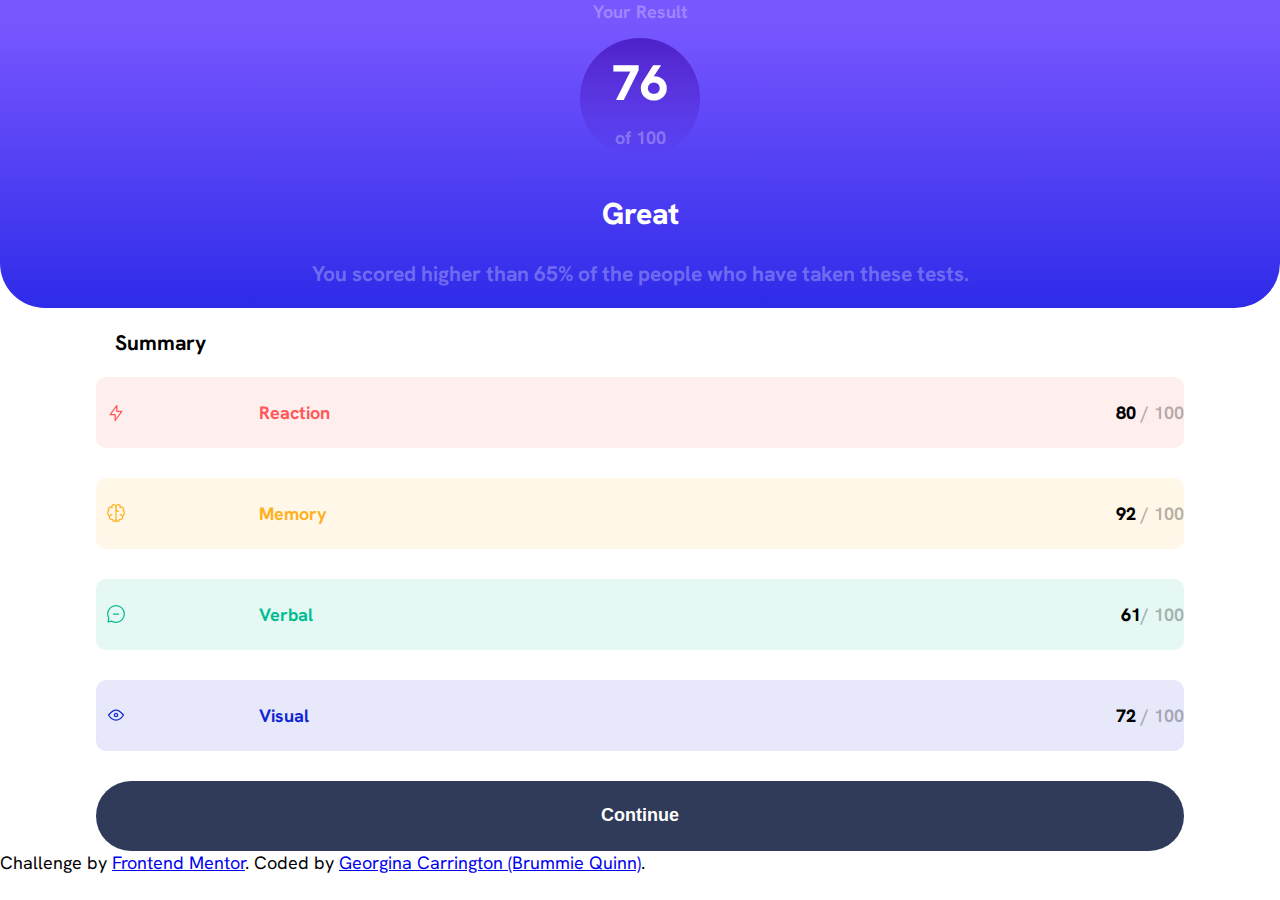
<file: index.html>
<!DOCTYPE html>
<html lang="en">
<head>
  <meta charset="UTF-8">
  <meta name="viewport" content="width=device-width, initial-scale=1.0"> <!-- displays site properly based on user's device -->
  <meta name="author" content="Georgina Carrington">
  <meta name="description" content="Submission for Frontend Mentor challenge">
  <link rel="icon" type="image/png" sizes="32x32" href="./assets/images/favicon-32x32.png">
  <title>Frontend Mentor | Results summary component</title>
  <link rel="stylesheet" href="style.css">
</head>
<!--class assignment using BEM-->
<body>

  <div class="desktop-view">

    <header class="result-header">

      <h1 class="result-header__title
               result-header__title--center
               result-header__title--bgcolour">
        Your Result
   
      </h1>
    
    </header>

    <div class="result__gridcontainer">

    <main class="result-main
                 result-main--bgcolour">

      <h2 class="result-main__score
                 result-main__score--center
                 result-main__score--circle">

        <span class="result-main__score--big">76</span>

        <br>

        of 100

      </h2>

        <h3 class="result-main__comment
                 result-main__comment--center">

          <span class="result-main__comment--bold">Great</span>

         <br>
         <br>

          You scored higher than 65% of the people who have taken these tests.
      
        </h3>


    </main>

    </div>

    <header class="summary-header">

      <h3 class="summary-header__title">

      Summary

      </h3>

    </header>

    <div class="summary-gridcontainer">

    <section class="summary-main">
      
      <div class="summary-main__result 
                  summary-main__result-reaction">

        <svg class="summary-main__result-style1" 
             aria-hidden="true" 
             xmlns="http://www.w3.org/2000/svg" 
             width="20" 
             height="20" 
             fill="none" 
             viewBox="0 0 20 20">

          <path stroke="#F55" 
                stroke-linecap="round" 
                stroke-linejoin="round" 
                stroke-width="1.25" 
                d="M10.833
                   8.333V2.5l-6.666
                   9.167h5V17.5l6.666-9.167h-5Z"/>
        </svg>

      <h4 class="summary-main__result
                 summary-main__result-reaction">

        Reaction

        <span class="summary-main__result--right">
          
          <span class="summary-main__result--bold">
           
            80
          
          </span> 
          
          / 100
        
        </span>

      </h4>

      </div>

      <div class="summary-main__result 
                  summary-main__result-memory">
      
         <svg class="summary-main__result-style2" 
              aria-hidden="true" 
              xmlns="http://www.w3.org/2000/svg" 
              width="20" 
              height="20" 
              fill="none" 
              viewBox="0 0 20 20">

          <path stroke="#FFB21E" 
                stroke-linecap="round" 
                stroke-linejoin="round" 
                stroke-width="1.25" 
                d="M5.833 
                   11.667a2.5 
                   2.5 0 1 0 .834 4.858"/>
          <path stroke="#FFB21E" 
                stroke-linecap="round" 
                stroke-linejoin="round" 
                stroke-width="1.25" 
                d="M3.553 
                   13.004a3.333 
                   3.333 0 0 1-.728-5.53m.025-.067a2.083 
                   2.083 0 0 1 2.983-2.824m.199.054A2.083 
                   2.083 0 1 1 10 3.75v12.917a1.667 1.667 0 0 1-3.333 
                   0M10 5.833a2.5 2.5 0 0 0 2.5 2.5m1.667 
                   3.334a2.5 2.5 0 1 1-.834 4.858"/>
          <path stroke="#FFB21E" 
                stroke-linecap="round" 
                stroke-linejoin="round" 
                stroke-width="1.25" 
                d="M16.447 
                   13.004a3.334 
                   3.334 0 0 0 
                   .728-5.53m-.025-.067a2.083 
                   2.083 0 0 0-2.983-2.824M10 
                   3.75a2.085 2.085 0 0 1 2.538-2.033 
                   2.084 2.084 0 0 1 1.43 2.92m-.635 
                   12.03a1.667 1.667 0 0 1-3.333 0"/>
        </svg>

      <h4 class="summary-main__result 
                 summary-main__result-memory">

        Memory

        <span class="summary-main__result--right">
          
          <span class="summary-main__result--bold">92</span> / 100
        
        </span>

      </h4>

      </div>

      <div class="summary-main__result 
                  summary-main__result-verbal">
      
        <svg class="summary-main__result-style3" 
             aria-hidden="true" 
             xmlns="http://www.w3.org/2000/svg" 
             width="20" 
             height="20" 
             fill="none" 
             viewBox="0 0 20 20">
          <path stroke="#00BB8F" 
                stroke-linecap="round" 
                stroke-linejoin="round" 
                stroke-width="1.25" 
                d="M7.5 10h5M10 
                   18.333A8.333 
                   8.333 0 1 0 1.667 
                   10c0 1.518.406 2.942 
                   1.115 4.167l-.699 3.75 3.75-.699A8.295 
                   8.295 0 0 0 10 18.333Z"/>
        </svg>

      <h4 class="summary-main__result 
                 summary-main__result-verbal">

        Verbal

        <span class="summary-main__result--right">

          <span class="summary-main__result--bold">61</span>/ 100
        
        </span>

      </h4>

      </div>

      <div class="summary-main__result 
                  summary-main__result-visual">

        <svg class="summary-main__result-style4" 
             aria-hidden="true" 
             xmlns="http://www.w3.org/2000/svg" 
             width="20" 
             height="20" 
             fill="none" 
             viewBox="0 0 20 20">

          <path stroke="#1125D6" 
                stroke-linecap="round" 
                stroke-linejoin="round" 
                stroke-width="1.25" 
                d="M10 11.667a1.667 
                   1.667 0 1 0 0-3.334 
                   1.667 1.667 0 0 0 0 3.334Z"/>

          <path stroke="#1125D6" 
                stroke-linecap="round" 
                stroke-linejoin="round" 
                stroke-width="1.25" 
                d="M17.5 10c-1.574 2.492-4.402 
                   5-7.5 5s-5.926-2.508-7.5-5C4.416 
                   7.632 6.66 5 10 5s5.584 2.632 7.5 5Z"/>

        </svg>
    
      <h4 class="summary-main__result 
                 summary-main__result-visual">

        Visual

        <span class="summary-main__result--right">
          
          <span class="summary-main__result--bold">72</span> / 100
        
        </span>

      </h4>
      
      </div>
      
  
      <div class="summary-main__continue-button-container">

        <button class="summary-main__continue-button">

          Continue

        </button>

      </div>
    
    </section>
    </div>
  </div>
  
  <div class="attribution">
    Challenge by <a class="attribution__link1" href="https://www.frontendmentor.io?ref=challenge" target="_blank">Frontend Mentor</a>. 
    Coded by <a class="attribution__link2" href="https://github.com/BrummieQuinn">Georgina Carrington (Brummie Quinn)</a>.
  </div>
</body>
</html>
</file>
<file: style.css>
/* || General styles */
@font-face {
    font-family: HankenGrotesk-VariableFont;
    src: url(./assets/fonts/HankenGrotesk-VariableFont_wght.ttf);
    format: ('truetype');
}

body {
    box-sizing: border-box;
    margin: 0;
    padding: 0;
    min-width: 100vw;
    font-family: HankenGrotesk-VariableFont;
    font-size: 18px;
   
}

svg {
    margin-right: 0.8em;
    margin-left: 10px;
}

/* || Header styles */
.result-header__title--center {
    margin-bottom: 0;
    margin-top: 0;

    text-align: center;
    font-size: 18px;
    
}

.result-main__comment--bold {
    
    font-size: 30px;
    font-weight: 800;
    color: hsl(0, 0%, 100%);
}

.result-header__title--bgcolour {
    background-color: hsl(252, 100%, 67%);
    color: hsla(0, 0%, 100%, 0.3);

}

/* || Result content styles */

.result__gridcontainer {
    display: grid;
    grid-template-rows: repeat(auto-fit, minmax(0.5em, 1fr));
    grid-template-rows: 1fr;
    

}
.result-main {
    display: flex;
    flex-flow: column wrap;
    align-items: center;
    justify-items: center;
    border-bottom-left-radius: 45px;
    border-bottom-right-radius: 45px;
    flex-direction: column;
    flex-wrap: nowrap;
}

.result-main--bgcolour {
    background-image: linear-gradient(to bottom, hsl(252, 100%, 67%),hsl(241, 81%, 54%));
    color: white;
}

.result-main__score--center {
    display: flex;
    align-items: center;
    justify-items: center;
    
    
}

.result-main__score--circle {
    display: flex;
    flex-flow: column;
    justify-items: center;
    align-items: center;

    height: 120px;
    width: 120px;
    border-radius: 50%;

    border-color: transparent;

    background-image: linear-gradient(to bottom, hsla(256,72%, 46%, 1), hsla(241, 72%, 46%, 0));
    
    text-align: center;
    font-size: 18px;
    color: hsla(0, 0%, 100%, 0.3);

}

.result-main__score--big {
    margin: 0;
    padding: 0;
    font-size: 50px;
    font-weight: 800;
    color: white;

    position: relative;
    top: 10%;
}

.result-main__comment--center {
    color: hsla(0, 0%, 100%, 0.3);

    text-align: center;
} 

/* || Summary content styles */
.summary-header__title {
   margin-left: 9%;
   
   font-weight: 700;
}

.summary-gridcontainer,
.summary-main {
    display: grid;
    grid-template-rows: repeat(auto-fit, minmax(0.5em, 1fr));
    grid-template-columns: 1fr;
    grid-row-gap: 30px;
    justify-items: center;
    align-items: center;

    margin: 0;
    padding: 0;
    
    width: 100%;
    
}

.summary-main__result-reaction,
.summary-main__result-memory,
.summary-main__result-verbal,
.summary-main__result-visual {
    width: 85%;
    display: flex;
    justify-content: space-between;
    align-items: center;
    border-radius: 10px;
}

.summary-main__result--right {
    text-align: right;
    color: hsla(0, 0%, 0%, 0.3)
}

.summary-main__result--bold {
    font-weight: 800;
    color: hsl(0, 0%, 0%);
}

/* transparant background given to h4 text
basically targets the h4 element within the class */
.summary-main__result-reaction
h4,
.summary-main__result-memory
h4,
.summary-main__result-verbal
h4,
.summary-main__result-visual
h4 {
    background-color: transparent;
}
/* background and text colours for each result */
.summary-main__result-reaction {
    background-color: hsla(0, 100%, 67%, 0.1);
    color: hsl(0, 100%, 67%);
}

.summary-main__result-memory {
    background-color: hsla(39, 100%, 56%, 0.1);
    color: hsl(39, 100%, 56%);
}

.summary-main__result-verbal {
    background-color: hsla(166, 100%, 37%, 0.1);
    color: hsl(166, 100%, 37%);
}

.summary-main__result-visual {
    background-color: hsla(234, 85%, 45%, 0.1);
    color: hsl(234, 85%, 45%);
}
/*|| styling button||*/

.summary-main__continue-button-container {
    display: flex;
    flex-flow: column;
    width: 85%;
    margin: 0;
    padding: 0;
    flex-wrap: nowrap;
    justify-content: space-around;
    align-items: stretch;
}
.summary-main__continue-button {
    height: 70px;
    border-radius: 40px;
    border: none;

    color: hsl(0, 0%, 100%);
    background-color: hsl(224, 30%, 27%);

    font-size: 18px;
    font-weight: 700;

    cursor: pointer;
}

@media (min-width: 1440px) {
/*|| General styles||*/

    body {
        margin-top: 5px;
        margin-left: 10px;
    
        overflow: hidden;
    }
    
    .desktop-view {
        display: grid;
        grid-template-columns: 70vh 70vh;
        grid-template-rows: 1fr;
        padding: 0;
        justify-content: center;
    }

    .result__gridcontainer
    .summary-gridcontainer
    .result-header 
    .summary-header { 
        display: grid;

        
        
/*||result styling||*/
    }
    .result-header {
        background-color: hsl(252, 100%, 67%);
        grid-column: 1;

       border-top-left-radius: 45px;
       border-top-right-radius: 45px; 
    
    }
    .result-header__title {
        font-size: 25px;
        text-align: center;

        margin-top: 20px;
        border-top-left-radius: 25px;
        border-top-right-radius: 25px;
        
        
    }
    .result__gridcontainer {
        grid-column: 1;
        grid-row: 2 / 4;    
    }

    .result-main__score--circle {
        height: 250px;
        width: 250px;

    }
    .result-main__score {
        font-size: 30px;
    }
    .result-main__score--big {
        font-size: 100px;
    }
/*||summary styling|| */
    .summary-header {
        grid-column: 2;
        grid-row: 1;
    }
    
    .summary-gridcontainer {
        grid-column: 2;
        grid-row: 2 / 4;
    }

    
}
</file>
